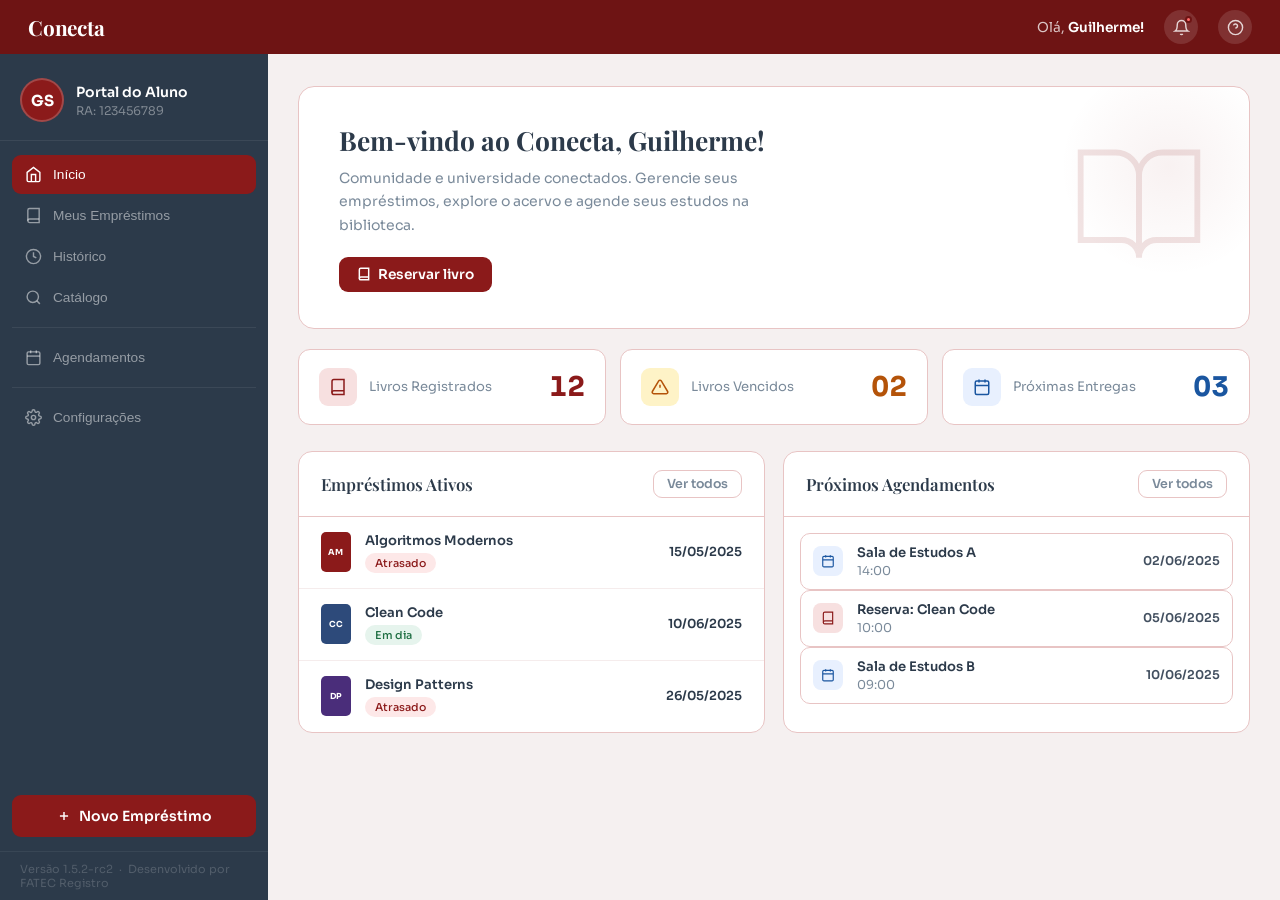
<file: fatec-aluno.html>
<!DOCTYPE html>
<html lang="pt-BR">
<head>
<meta charset="UTF-8">
<meta name="viewport" content="width=device-width, initial-scale=1.0">
<title>Conecta — Portal do Aluno</title>
<link href="https://fonts.googleapis.com/css2?family=Playfair+Display:wght@500;600;700&family=Sora:wght@300;400;500;600&display=swap" rel="stylesheet">
<style>
:root {
  --crimson: #8B1A1A;
  --crimson-dark: #6e1414;
  --crimson-mid: #a82020;
  --crimson-light: #c0392b;
  --rose-pale: #fdf1f1;
  --rose-soft: #f7e0e0;
  --rose-border: #e8c4c4;
  --slate: #2c3a4a;
  --slate-mid: #435060;
  --slate-light: #7a8a9a;
  --white: #ffffff;
  --bg: #f5f0f0;
  --card: #ffffff;
  --success: #1e6e42;
  --success-bg: #e6f4ed;
  --warning: #b45309;
  --warning-bg: #fef3c7;
  --info-bg: #e8f0fe;
  --info: #1a56a0;
  --sidebar-w: 268px;
}
*,*::before,*::after{box-sizing:border-box;margin:0;padding:0}
body{font-family:'Sora',sans-serif;background:var(--bg);color:var(--slate);min-height:100vh;display:flex;flex-direction:column}

/* TOPBAR */
.topbar{background:var(--crimson-dark);height:54px;display:flex;align-items:center;padding:0 28px;justify-content:space-between;position:sticky;top:0;z-index:200}
.topbar-brand{font-family:'Playfair Display',serif;font-size:1.3rem;font-weight:700;color:#fff;letter-spacing:-.2px}
.topbar-right{display:flex;align-items:center;gap:20px}
.topbar-greeting{font-size:.85rem;color:rgba(255,255,255,.75);font-weight:400}
.topbar-greeting strong{color:#fff;font-weight:600}
.topbar-icon{width:34px;height:34px;border-radius:50%;background:rgba(255,255,255,.12);border:none;cursor:pointer;display:flex;align-items:center;justify-content:center;color:rgba(255,255,255,.8);transition:background .18s}
.topbar-icon:hover{background:rgba(255,255,255,.22);color:#fff}
.notif-dot{position:relative}
.notif-dot::after{content:'';position:absolute;top:6px;right:6px;width:7px;height:7px;border-radius:50%;background:#ff6b6b;border:2px solid var(--crimson-dark)}

/* LAYOUT */
.layout{display:flex;flex:1;min-height:calc(100vh - 54px)}

/* SIDEBAR */
.sidebar{width:var(--sidebar-w);background:var(--slate);display:flex;flex-direction:column;position:sticky;top:54px;height:calc(100vh - 54px);overflow-y:auto}
.sidebar-profile{padding:24px 20px 18px;border-bottom:1px solid rgba(255,255,255,.07);display:flex;align-items:center;gap:12px}
.profile-avatar{width:44px;height:44px;border-radius:50%;background:var(--crimson);display:flex;align-items:center;justify-content:center;font-weight:700;font-size:.95rem;color:#fff;flex-shrink:0;border:2px solid rgba(255,255,255,.2)}
.profile-name{font-size:.875rem;font-weight:600;color:#fff}
.profile-ra{font-size:.75rem;color:rgba(255,255,255,.4);margin-top:2px}

.sidebar-nav{flex:1;padding:14px 12px;display:flex;flex-direction:column;gap:2px}
.nav-item{display:flex;align-items:center;gap:11px;padding:11px 13px;border-radius:9px;cursor:pointer;transition:background .17s,color .17s;color:rgba(255,255,255,.5);font-size:.855rem;font-weight:500;border:none;background:transparent;width:100%;text-align:left}
.nav-item svg{flex-shrink:0;width:17px;height:17px}
.nav-item:hover{background:rgba(255,255,255,.07);color:rgba(255,255,255,.8)}
.nav-item.active{background:var(--crimson);color:#fff}
.nav-sep{height:1px;background:rgba(255,255,255,.07);margin:8px 0}

.sidebar-actions{padding:14px 12px}
.btn-new{width:100%;padding:12px;background:var(--crimson);color:#fff;border:none;border-radius:9px;font-family:'Sora',sans-serif;font-size:.875rem;font-weight:600;cursor:pointer;display:flex;align-items:center;justify-content:center;gap:8px;transition:background .18s,transform .15s}
.btn-new:hover{background:var(--crimson-dark);transform:translateY(-1px)}

.sidebar-footer{padding:12px;border-top:1px solid rgba(255,255,255,.07)}
.sidebar-ver{padding:10px 14px;font-size:.7rem;color:rgba(255,255,255,.2)}

/* MAIN */
.main{flex:1;padding:32px 30px;overflow-y:auto}
.page{display:none;animation:fadeUp .28s ease}
.page.active{display:block}
@keyframes fadeUp{from{opacity:0;transform:translateY(8px)}to{opacity:1;transform:translateY(0)}}

.page-header{margin-bottom:26px}
.page-header h2{font-family:'Playfair Display',serif;font-size:1.9rem;font-weight:700;color:var(--crimson);line-height:1.2}
.page-header p{font-size:.875rem;color:var(--slate-light);margin-top:5px}

/* HOME HERO */
.hero{background:var(--card);border-radius:16px;border:1px solid var(--rose-border);padding:36px 40px;display:flex;justify-content:space-between;align-items:center;margin-bottom:20px;overflow:hidden;position:relative}
.hero::before{content:'';position:absolute;right:-30px;top:-30px;width:220px;height:220px;background:radial-gradient(circle,rgba(139,26,26,.06) 0%,transparent 70%)}
.hero-text h1{font-family:'Playfair Display',serif;font-size:1.65rem;font-weight:700;color:var(--slate);line-height:1.3;margin-bottom:10px}
.hero-text p{font-size:.875rem;color:var(--slate-light);max-width:420px;line-height:1.65}
.hero-text .btn-primary{margin-top:22px}
.hero-icon{opacity:.12;flex-shrink:0}
.hero-icon svg{width:140px;height:140px;color:var(--crimson)}

/* OVERVIEW CARDS */
.overview-grid{display:grid;grid-template-columns:repeat(3,1fr);gap:14px;margin-bottom:26px}
.ov-card{background:var(--card);border-radius:12px;border:1px solid var(--rose-border);padding:18px 20px;display:flex;align-items:center;justify-content:space-between;transition:transform .18s,box-shadow .18s;cursor:pointer}
.ov-card:hover{transform:translateY(-2px);box-shadow:0 6px 20px rgba(139,26,26,.09)}
.ov-card-left{display:flex;align-items:center;gap:12px}
.ov-icon{width:38px;height:38px;border-radius:9px;display:flex;align-items:center;justify-content:center;flex-shrink:0}
.ov-icon.rose{background:var(--rose-soft)}
.ov-icon.warn{background:var(--warning-bg)}
.ov-icon.blue{background:var(--info-bg)}
.ov-label{font-size:.82rem;color:var(--slate-light)}
.ov-val{font-size:1.7rem;font-weight:700;color:var(--crimson);font-variant-numeric:tabular-nums}
.ov-val.warn{color:var(--warning)}
.ov-val.blue{color:var(--info)}

/* GENERIC CARD */
.card{background:var(--card);border-radius:14px;border:1px solid var(--rose-border);overflow:hidden;margin-bottom:20px}
.card-head{padding:18px 22px;border-bottom:1px solid var(--rose-border);display:flex;justify-content:space-between;align-items:center}
.card-title{font-family:'Playfair Display',serif;font-size:1.05rem;font-weight:600;color:var(--slate)}
.card-body{padding:0}

/* BOOK LIST */
.book-row{display:flex;align-items:center;gap:14px;padding:15px 22px;border-bottom:1px solid #f5ecec;transition:background .15s}
.book-row:last-child{border-bottom:none}
.book-row:hover{background:var(--rose-pale)}
.book-spine{width:38px;height:52px;border-radius:5px;display:flex;align-items:center;justify-content:center;font-size:.62rem;font-weight:700;text-align:center;line-height:1.1;flex-shrink:0;color:#fff;letter-spacing:.3px}
.book-info{flex:1}
.book-title{font-size:.875rem;font-weight:600;color:var(--slate)}
.book-author{font-size:.76rem;color:var(--slate-light);margin-top:2px}
.book-meta{display:flex;gap:8px;margin-top:6px;align-items:center}
.tag{display:inline-flex;align-items:center;gap:4px;padding:3px 10px;border-radius:20px;font-size:.72rem;font-weight:500}
.tag-green{background:var(--success-bg);color:var(--success)}
.tag-red{background:#fde8e8;color:var(--crimson)}
.tag-yellow{background:var(--warning-bg);color:var(--warning)}
.tag-blue{background:var(--info-bg);color:var(--info)}
.tag-gray{background:#f0f0f0;color:#666}
.book-due{font-size:.77rem;color:var(--slate-light);margin-left:auto;text-align:right;flex-shrink:0}
.book-due strong{display:block;font-size:.82rem;color:var(--slate);font-weight:600}

/* BUTTONS */
.btn{display:inline-flex;align-items:center;gap:7px;padding:9px 18px;border-radius:9px;border:none;font-family:'Sora',sans-serif;font-size:.855rem;font-weight:600;cursor:pointer;transition:background .17s,transform .14s}
.btn:hover{transform:translateY(-1px)}
.btn-primary{background:var(--crimson);color:#fff}
.btn-primary:hover{background:var(--crimson-dark)}
.btn-outline{background:#fff;color:var(--crimson);border:1.5px solid var(--crimson)}
.btn-outline:hover{background:var(--rose-pale)}
.btn-sm{padding:5px 13px;font-size:.78rem}
.btn-ghost{background:transparent;color:var(--slate-light);border:1px solid var(--rose-border)}
.btn-ghost:hover{background:var(--rose-pale);color:var(--crimson)}

/* SEARCH */
.search-wrap{display:flex;align-items:center;gap:8px;background:#fff;border:1.5px solid var(--rose-border);border-radius:9px;padding:9px 14px;max-width:360px;flex:1}
.search-wrap input{border:none;outline:none;font-family:'Sora',sans-serif;font-size:.855rem;color:var(--slate);width:100%;background:transparent}
.search-wrap input::placeholder{color:#bbb}
.search-wrap svg{color:var(--slate-light);flex-shrink:0}

.toolbar{display:flex;align-items:center;gap:10px;margin-bottom:18px}
.select-filter{border:1.5px solid var(--rose-border);border-radius:9px;padding:9px 13px;font-family:'Sora',sans-serif;font-size:.82rem;color:var(--slate);background:#fff;outline:none;cursor:pointer}

/* CATALOG GRID */
.catalog-grid{display:grid;grid-template-columns:repeat(auto-fill,minmax(200px,1fr));gap:16px}
.cat-card{background:var(--card);border-radius:12px;border:1px solid var(--rose-border);overflow:hidden;transition:transform .2s,box-shadow .2s;cursor:pointer}
.cat-card:hover{transform:translateY(-3px);box-shadow:0 10px 28px rgba(139,26,26,.12)}
.cat-cover{height:120px;display:flex;align-items:center;justify-content:center;font-family:'Playfair Display',serif;font-size:.95rem;color:#fff;font-weight:700;text-align:center;padding:12px;line-height:1.3}
.cat-body{padding:12px 14px}
.cat-book-title{font-size:.83rem;font-weight:600;color:var(--slate);line-height:1.3}
.cat-author{font-size:.74rem;color:var(--slate-light);margin-top:3px}
.cat-footer{display:flex;justify-content:space-between;align-items:center;margin-top:10px}

/* SCHEDULE */
.schedule-grid{display:grid;grid-template-columns:1fr 1fr;gap:16px}
.form-group{margin-bottom:16px}
.form-label{display:block;font-size:.8rem;font-weight:600;color:var(--slate);margin-bottom:6px}
.form-control{width:100%;padding:10px 13px;border:1.5px solid var(--rose-border);border-radius:9px;font-family:'Sora',sans-serif;font-size:.855rem;color:var(--slate);outline:none;transition:border-color .17s;background:#fff}
.form-control:focus{border-color:var(--crimson)}
.form-row{display:grid;grid-template-columns:1fr 1fr;gap:12px}

.timeslot-grid{display:grid;grid-template-columns:repeat(4,1fr);gap:8px;margin-top:4px}
.timeslot{padding:8px 6px;border-radius:8px;border:1.5px solid var(--rose-border);text-align:center;cursor:pointer;font-size:.78rem;font-weight:500;color:var(--slate-mid);background:#fff;transition:all .15s;user-select:none}
.timeslot:hover{border-color:var(--crimson);color:var(--crimson)}
.timeslot.selected{background:var(--crimson);border-color:var(--crimson);color:#fff}
.timeslot.taken{background:#f3f3f3;color:#bbb;cursor:not-allowed;border-color:#e8e8e8}

.agendamento-list{display:flex;flex-direction:column;gap:10px}
.ag-item{padding:14px 16px;border-radius:10px;border:1px solid var(--rose-border);display:flex;align-items:center;gap:14px;background:#fff}
.ag-icon{width:36px;height:36px;border-radius:8px;display:flex;align-items:center;justify-content:center;flex-shrink:0}
.ag-icon.study{background:var(--info-bg);color:var(--info)}
.ag-icon.book{background:var(--rose-soft);color:var(--crimson)}
.ag-info{flex:1}
.ag-title{font-size:.855rem;font-weight:600;color:var(--slate)}
.ag-sub{font-size:.76rem;color:var(--slate-light);margin-top:2px}
.ag-date{font-size:.78rem;font-weight:600;color:var(--slate-mid);text-align:right;flex-shrink:0}

/* HISTORY */
.hist-row{display:flex;align-items:center;gap:14px;padding:13px 22px;border-bottom:1px solid #f5ecec}
.hist-row:last-child{border-bottom:none}
.hist-row:hover{background:var(--rose-pale)}
.hist-timeline{width:2px;height:40px;border-radius:2px;flex-shrink:0}
.hist-timeline.returned{background:var(--success)}
.hist-timeline.late{background:var(--crimson)}

/* MODAL */
.modal-overlay{position:fixed;inset:0;background:rgba(0,0,0,.42);z-index:300;display:flex;align-items:center;justify-content:center;opacity:0;pointer-events:none;transition:opacity .2s}
.modal-overlay.open{opacity:1;pointer-events:all}
.modal{background:#fff;border-radius:18px;padding:32px;width:100%;max-width:480px;max-height:90vh;overflow-y:auto;transform:scale(.95);transition:transform .22s;box-shadow:0 24px 60px rgba(0,0,0,.2)}
.modal-overlay.open .modal{transform:scale(1)}
.modal-header{display:flex;justify-content:space-between;align-items:center;margin-bottom:24px}
.modal-title{font-family:'Playfair Display',serif;font-size:1.2rem;font-weight:700;color:var(--slate)}
.modal-close{background:none;border:none;cursor:pointer;color:var(--slate-light);padding:4px;border-radius:6px;transition:background .15s}
.modal-close:hover{background:var(--rose-pale);color:var(--crimson)}
.modal-footer{display:flex;justify-content:flex-end;gap:10px;margin-top:24px}

/* ALERT */
.alert{padding:12px 16px;border-radius:10px;font-size:.84rem;margin-bottom:18px;display:flex;gap:10px;align-items:flex-start}
.alert-warning{background:var(--warning-bg);color:var(--warning);border:1px solid #fcd34d}
.alert svg{flex-shrink:0;margin-top:1px}

/* TOAST */
.toast{position:fixed;bottom:28px;right:28px;background:var(--slate);color:#fff;padding:13px 20px;border-radius:10px;font-size:.875rem;font-weight:500;transform:translateY(12px);opacity:0;transition:all .25s;z-index:999;display:flex;align-items:center;gap:10px;box-shadow:0 8px 24px rgba(0,0,0,.2)}
.toast.show{transform:translateY(0);opacity:1}
.toast.success{background:var(--success)}
.toast.error{background:var(--crimson)}

/* FOOTER */
.sidebar-bottom-footer{padding:10px 20px;font-size:.7rem;color:rgba(255,255,255,.18);border-top:1px solid rgba(255,255,255,.06)}

/* EMPTY */
.empty-state{text-align:center;padding:48px;color:var(--slate-light)}
.empty-state svg{opacity:.25;margin-bottom:14px}
.empty-state p{font-size:.9rem}
</style>
</head>
<body>

<!-- TOPBAR -->
<div class="topbar">
  <div class="topbar-brand">Conecta</div>
  <div class="topbar-right">
    <span class="topbar-greeting">Olá, <strong>Guilherme!</strong></span>
    <button class="topbar-icon notif-dot" onclick="showToast('Você tem 2 notificações', '')">
      <svg width="17" height="17" fill="none" stroke="currentColor" stroke-width="2" viewBox="0 0 24 24"><path d="M18 8A6 6 0 0 0 6 8c0 7-3 9-3 9h18s-3-2-3-9"/><path d="M13.73 21a2 2 0 0 1-3.46 0"/></svg>
    </button>
    <button class="topbar-icon" onclick="showToast('Ajuda em breve!', '')">
      <svg width="17" height="17" fill="none" stroke="currentColor" stroke-width="2" viewBox="0 0 24 24"><circle cx="12" cy="12" r="10"/><path d="M9.09 9a3 3 0 0 1 5.83 1c0 2-3 3-3 3"/><line x1="12" y1="17" x2="12.01" y2="17"/></svg>
    </button>
  </div>
</div>

<div class="layout">
<!-- SIDEBAR -->
<aside class="sidebar">
  <div class="sidebar-profile">
    <div class="profile-avatar">GS</div>
    <div>
      <div class="profile-name">Portal do Aluno</div>
      <div class="profile-ra">RA: 123456789</div>
    </div>
  </div>
  <nav class="sidebar-nav">
    <button class="nav-item active" onclick="navigate('inicio')">
      <svg fill="none" stroke="currentColor" stroke-width="2" viewBox="0 0 24 24"><path d="M3 9l9-7 9 7v11a2 2 0 0 1-2 2H5a2 2 0 0 1-2-2z"/><polyline points="9 22 9 12 15 12 15 22"/></svg>
      Início
    </button>
    <button class="nav-item" onclick="navigate('emprestimos')">
      <svg fill="none" stroke="currentColor" stroke-width="2" viewBox="0 0 24 24"><path d="M4 19.5A2.5 2.5 0 0 1 6.5 17H20"/><path d="M6.5 2H20v20H6.5A2.5 2.5 0 0 1 4 19.5v-15A2.5 2.5 0 0 1 6.5 2z"/></svg>
      Meus Empréstimos
    </button>
    <button class="nav-item" onclick="navigate('historico')">
      <svg fill="none" stroke="currentColor" stroke-width="2" viewBox="0 0 24 24"><circle cx="12" cy="12" r="10"/><polyline points="12 6 12 12 16 14"/></svg>
      Histórico
    </button>
    <button class="nav-item" onclick="navigate('catalogo')">
      <svg fill="none" stroke="currentColor" stroke-width="2" viewBox="0 0 24 24"><circle cx="11" cy="11" r="8"/><line x1="21" y1="21" x2="16.65" y2="16.65"/></svg>
      Catálogo
    </button>
    <div class="nav-sep"></div>
    <button class="nav-item" onclick="navigate('agendamentos')">
      <svg fill="none" stroke="currentColor" stroke-width="2" viewBox="0 0 24 24"><rect x="3" y="4" width="18" height="18" rx="2" ry="2"/><line x1="16" y1="2" x2="16" y2="6"/><line x1="8" y1="2" x2="8" y2="6"/><line x1="3" y1="10" x2="21" y2="10"/></svg>
      Agendamentos
    </button>
    <div class="nav-sep"></div>
    <button class="nav-item" onclick="navigate('configuracoes')">
      <svg fill="none" stroke="currentColor" stroke-width="2" viewBox="0 0 24 24"><circle cx="12" cy="12" r="3"/><path d="M19.4 15a1.65 1.65 0 0 0 .33 1.82l.06.06a2 2 0 0 1-2.83 2.83l-.06-.06a1.65 1.65 0 0 0-1.82-.33 1.65 1.65 0 0 0-1 1.51V21a2 2 0 0 1-4 0v-.09A1.65 1.65 0 0 0 9 19.4a1.65 1.65 0 0 0-1.82.33l-.06.06a2 2 0 0 1-2.83-2.83l.06-.06A1.65 1.65 0 0 0 4.68 15a1.65 1.65 0 0 0-1.51-1H3a2 2 0 0 1 0-4h.09A1.65 1.65 0 0 0 4.6 9a1.65 1.65 0 0 0-.33-1.82l-.06-.06a2 2 0 0 1 2.83-2.83l.06.06A1.65 1.65 0 0 0 9 4.68a1.65 1.65 0 0 0 1-1.51V3a2 2 0 0 1 4 0v.09a1.65 1.65 0 0 0 1 1.51 1.65 1.65 0 0 0 1.82-.33l.06-.06a2 2 0 0 1 2.83 2.83l-.06.06A1.65 1.65 0 0 0 19.4 9a1.65 1.65 0 0 0 1.51 1H21a2 2 0 0 1 0 4h-.09a1.65 1.65 0 0 0-1.51 1z"/></svg>
      Configurações
    </button>
  </nav>
  <div class="sidebar-actions">
    <button class="btn-new" onclick="openModal('modal-reserva')">
      <svg width="14" height="14" fill="none" stroke="currentColor" stroke-width="2.5" viewBox="0 0 24 24"><line x1="12" y1="5" x2="12" y2="19"/><line x1="5" y1="12" x2="19" y2="12"/></svg>
      Novo Empréstimo
    </button>
  </div>
  <div class="sidebar-bottom-footer">Versão 1.5.2-rc2 &nbsp;·&nbsp; Desenvolvido por FATEC Registro</div>
</aside>

<!-- MAIN -->
<main class="main">

<!-- ═══ INÍCIO ══════════════════════════════════════════ -->
<div class="page active" id="page-inicio">
  <div class="hero">
    <div class="hero-text">
      <h1>Bem-vindo ao Conecta, Guilherme!</h1>
      <p>Comunidade e universidade conectados. Gerencie seus empréstimos, explore o acervo e agende seus estudos na biblioteca.</p>
      <button class="btn btn-primary" style="margin-top:20px" onclick="openModal('modal-reserva')">
        <svg width="14" height="14" fill="none" stroke="currentColor" stroke-width="2.5" viewBox="0 0 24 24"><path d="M4 19.5A2.5 2.5 0 0 1 6.5 17H20"/><path d="M6.5 2H20v20H6.5A2.5 2.5 0 0 1 4 19.5v-15A2.5 2.5 0 0 1 6.5 2z"/></svg>
        Reservar livro
      </button>
    </div>
    <div class="hero-icon">
      <svg fill="none" stroke="currentColor" stroke-width="1" viewBox="0 0 24 24"><path d="M2 3h6a4 4 0 0 1 4 4v14a3 3 0 0 0-3-3H2z"/><path d="M22 3h-6a4 4 0 0 0-4 4v14a3 3 0 0 1 3-3h7z"/></svg>
    </div>
  </div>

  <div class="overview-grid">
    <div class="ov-card" onclick="navigate('emprestimos')">
      <div class="ov-card-left">
        <div class="ov-icon rose">
          <svg width="18" height="18" fill="none" stroke="var(--crimson)" stroke-width="2" viewBox="0 0 24 24"><path d="M4 19.5A2.5 2.5 0 0 1 6.5 17H20"/><path d="M6.5 2H20v20H6.5A2.5 2.5 0 0 1 4 19.5v-15A2.5 2.5 0 0 1 6.5 2z"/></svg>
        </div>
        <div class="ov-label">Livros Registrados</div>
      </div>
      <div class="ov-val">12</div>
    </div>
    <div class="ov-card" onclick="navigate('emprestimos')">
      <div class="ov-card-left">
        <div class="ov-icon warn">
          <svg width="18" height="18" fill="none" stroke="var(--warning)" stroke-width="2" viewBox="0 0 24 24"><path d="M10.29 3.86L1.82 18a2 2 0 0 0 1.71 3h16.94a2 2 0 0 0 1.71-3L13.71 3.86a2 2 0 0 0-3.42 0z"/><line x1="12" y1="9" x2="12" y2="13"/><line x1="12" y1="17" x2="12.01" y2="17"/></svg>
        </div>
        <div class="ov-label">Livros Vencidos</div>
      </div>
      <div class="ov-val warn">02</div>
    </div>
    <div class="ov-card" onclick="navigate('agendamentos')">
      <div class="ov-card-left">
        <div class="ov-icon blue">
          <svg width="18" height="18" fill="none" stroke="var(--info)" stroke-width="2" viewBox="0 0 24 24"><rect x="3" y="4" width="18" height="18" rx="2"/><line x1="16" y1="2" x2="16" y2="6"/><line x1="8" y1="2" x2="8" y2="6"/><line x1="3" y1="10" x2="21" y2="10"/></svg>
        </div>
        <div class="ov-label">Próximas Entregas</div>
      </div>
      <div class="ov-val blue">03</div>
    </div>
  </div>

  <div style="display:grid;grid-template-columns:1fr 1fr;gap:18px">
    <div class="card">
      <div class="card-head">
        <span class="card-title">Empréstimos Ativos</span>
        <button class="btn btn-sm btn-ghost" onclick="navigate('emprestimos')">Ver todos</button>
      </div>
      <div class="card-body" id="homeEmprestimosPreview"></div>
    </div>
    <div class="card">
      <div class="card-head">
        <span class="card-title">Próximos Agendamentos</span>
        <button class="btn btn-sm btn-ghost" onclick="navigate('agendamentos')">Ver todos</button>
      </div>
      <div class="card-body" id="homeAgendamentosPreview" style="padding:16px"></div>
    </div>
  </div>
</div>

<!-- ═══ EMPRÉSTIMOS ══════════════════════════════════════ -->
<div class="page" id="page-emprestimos">
  <div class="page-header">
    <h2>Meus Empréstimos</h2>
    <p>Livros atualmente retirados da biblioteca e sua situação.</p>
  </div>
  <div class="alert alert-warning">
    <svg width="16" height="16" fill="none" stroke="currentColor" stroke-width="2" viewBox="0 0 24 24"><path d="M10.29 3.86L1.82 18a2 2 0 0 0 1.71 3h16.94a2 2 0 0 0 1.71-3L13.71 3.86a2 2 0 0 0-3.42 0z"/><line x1="12" y1="9" x2="12" y2="13"/><line x1="12" y1="17" x2="12.01" y2="17"/></svg>
    <span><strong>2 livros estão vencidos.</strong> Dirija-se à biblioteca para regularizar sua situação e evitar bloqueio.</span>
  </div>
  <div class="toolbar">
    <div class="search-wrap">
      <svg width="15" height="15" fill="none" stroke="currentColor" stroke-width="2" viewBox="0 0 24 24"><circle cx="11" cy="11" r="8"/><line x1="21" y1="21" x2="16.65" y2="16.65"/></svg>
      <input type="text" placeholder="Buscar livro..." oninput="filterEmp(this.value)">
    </div>
    <select class="select-filter" onchange="filterEmpStatus(this.value)">
      <option value="">Todos</option>
      <option value="em-dia">Em dia</option>
      <option value="atrasado">Atrasado</option>
    </select>
  </div>
  <div class="card">
    <div class="card-body" id="emprestimosList"></div>
  </div>
</div>

<!-- ═══ HISTÓRICO ════════════════════════════════════════ -->
<div class="page" id="page-historico">
  <div class="page-header">
    <h2>Histórico de Leituras</h2>
    <p>Todos os livros que você já retirou da biblioteca.</p>
  </div>
  <div class="toolbar">
    <div class="search-wrap">
      <svg width="15" height="15" fill="none" stroke="currentColor" stroke-width="2" viewBox="0 0 24 24"><circle cx="11" cy="11" r="8"/><line x1="21" y1="21" x2="16.65" y2="16.65"/></svg>
      <input type="text" placeholder="Buscar no histórico..." oninput="filterHist(this.value)">
    </div>
    <select class="select-filter" onchange="filterHistAno(this.value)">
      <option value="">Todos os anos</option>
      <option value="2025">2025</option>
      <option value="2024">2024</option>
      <option value="2023">2023</option>
    </select>
  </div>
  <div class="card">
    <div class="card-body" id="historicoList"></div>
  </div>
</div>

<!-- ═══ CATÁLOGO ═════════════════════════════════════════ -->
<div class="page" id="page-catalogo">
  <div class="page-header">
    <h2>Catálogo da Biblioteca</h2>
    <p>Explore o acervo completo e reserve livros disponíveis.</p>
  </div>
  <div class="toolbar" style="flex-wrap:wrap;gap:10px">
    <div class="search-wrap">
      <svg width="15" height="15" fill="none" stroke="currentColor" stroke-width="2" viewBox="0 0 24 24"><circle cx="11" cy="11" r="8"/><line x1="21" y1="21" x2="16.65" y2="16.65"/></svg>
      <input type="text" placeholder="Buscar título, autor ou ISBN..." oninput="filterCatalog(this.value)">
    </div>
    <select class="select-filter" onchange="filterCatalogCat(this.value)">
      <option value="">Todas as categorias</option>
      <option>Tecnologia</option>
      <option>Engenharia</option>
      <option>Matemática</option>
      <option>Ciências</option>
      <option>Gestão</option>
    </select>
    <select class="select-filter" onchange="filterCatalogDisp(this.value)">
      <option value="">Disponibilidade</option>
      <option value="disponivel">Disponível</option>
      <option value="indisponivel">Indisponível</option>
    </select>
  </div>
  <div class="catalog-grid" id="catalogGrid"></div>
</div>

<!-- ═══ AGENDAMENTOS ══════════════════════════════════════ -->
<div class="page" id="page-agendamentos">
  <div class="page-header">
    <h2>Agendamentos</h2>
    <p>Reserve horários de estudo e agende retirada de livros.</p>
  </div>
  <div class="schedule-grid">
    <div>
      <div class="card" style="margin-bottom:0">
        <div class="card-head"><span class="card-title">Novo Agendamento</span></div>
        <div style="padding:22px">
          <div class="form-group">
            <label class="form-label">Tipo de agendamento</label>
            <select class="form-control" id="agTipo">
              <option value="estudo">Sala de Estudos</option>
              <option value="reserva">Reserva de Livro</option>
            </select>
          </div>
          <div class="form-group">
            <label class="form-label">Data</label>
            <input type="date" class="form-control" id="agData">
          </div>
          <div class="form-group">
            <label class="form-label">Horário disponível</label>
            <div class="timeslot-grid" id="timeslotGrid"></div>
          </div>
          <div class="form-group" id="agLivroGroup">
            <label class="form-label">Livro (para reserva)</label>
            <select class="form-control" id="agLivro">
              <option>Algoritmos Modernos — Cormen</option>
              <option>Clean Code — Robert C. Martin</option>
              <option>Engenharia de Software — Sommerville</option>
              <option>Design Patterns — GoF</option>
            </select>
          </div>
          <div class="form-group">
            <label class="form-label">Observações</label>
            <input class="form-control" id="agObs" placeholder="Ex: Precisarei de cabine individual">
          </div>
          <button class="btn btn-primary" style="width:100%" onclick="salvarAgendamento()">Confirmar Agendamento</button>
        </div>
      </div>
    </div>
    <div>
      <div class="card" style="margin-bottom:0">
        <div class="card-head"><span class="card-title">Meus Agendamentos</span></div>
        <div style="padding:16px">
          <div class="agendamento-list" id="agendamentosList"></div>
        </div>
      </div>
    </div>
  </div>
</div>

<!-- ═══ CONFIGURAÇÕES ═════════════════════════════════════ -->
<div class="page" id="page-configuracoes">
  <div class="page-header">
    <h2>Configurações</h2>
    <p>Gerencie suas preferências e dados pessoais.</p>
  </div>
  <div style="max-width:520px">
    <div class="card">
      <div class="card-head"><span class="card-title">Perfil do Aluno</span></div>
      <div style="padding:22px">
        <div class="form-row">
          <div class="form-group"><label class="form-label">Nome completo</label><input class="form-control" value="Guilherme Santos"></div>
          <div class="form-group"><label class="form-label">RA</label><input class="form-control" value="123456789" readonly style="background:#f9f9f9"></div>
        </div>
        <div class="form-group"><label class="form-label">E-mail institucional</label><input class="form-control" value="guilherme.santos@fatec.sp.gov.br"></div>
        <div class="form-group"><label class="form-label">Curso</label><select class="form-control"><option selected>Análise e Desenvolvimento de Sistemas</option><option>Engenharia de Software</option><option>Redes de Computadores</option></select></div>
        <div class="form-group">
          <label class="form-label">Notificações por e-mail</label>
          <div style="display:flex;flex-direction:column;gap:8px;margin-top:4px">
            <label style="display:flex;align-items:center;gap:8px;cursor:pointer;font-size:.855rem"><input type="checkbox" checked> Avisos de vencimento</label>
            <label style="display:flex;align-items:center;gap:8px;cursor:pointer;font-size:.855rem"><input type="checkbox" checked> Confirmações de agendamento</label>
            <label style="display:flex;align-items:center;gap:8px;cursor:pointer;font-size:.855rem"><input type="checkbox"> Novidades do acervo</label>
          </div>
        </div>
        <button class="btn btn-primary" onclick="showToast('Dados salvos com sucesso!','success')">Salvar alterações</button>
      </div>
    </div>
  </div>
</div>

</main>
</div>

<!-- MODAL RESERVA -->
<div class="modal-overlay" id="modal-reserva">
  <div class="modal">
    <div class="modal-header">
      <div class="modal-title">Reservar Livro</div>
      <button class="modal-close" onclick="closeModal('modal-reserva')">
        <svg width="18" height="18" fill="none" stroke="currentColor" stroke-width="2" viewBox="0 0 24 24"><line x1="18" y1="6" x2="6" y2="18"/><line x1="6" y1="6" x2="18" y2="18"/></svg>
      </button>
    </div>
    <div class="form-group">
      <label class="form-label">Buscar livro</label>
      <div class="search-wrap" style="max-width:100%">
        <svg width="15" height="15" fill="none" stroke="currentColor" stroke-width="2" viewBox="0 0 24 24"><circle cx="11" cy="11" r="8"/><line x1="21" y1="21" x2="16.65" y2="16.65"/></svg>
        <input type="text" placeholder="Título ou autor..." id="reservaSearch" oninput="searchReserva(this.value)">
      </div>
    </div>
    <div id="reservaResults" style="display:flex;flex-direction:column;gap:8px;margin-bottom:10px"></div>
    <div class="form-group">
      <label class="form-label">Livro selecionado</label>
      <input class="form-control" id="reservaLivroSel" placeholder="Selecione um livro acima..." readonly>
    </div>
    <div class="form-group">
      <label class="form-label">Data de retirada desejada</label>
      <input type="date" class="form-control" id="reservaData">
    </div>
    <div class="modal-footer">
      <button class="btn btn-ghost" onclick="closeModal('modal-reserva')">Cancelar</button>
      <button class="btn btn-primary" onclick="confirmarReserva()">Confirmar Reserva</button>
    </div>
  </div>
</div>

<!-- MODAL LIVRO DETALHE -->
<div class="modal-overlay" id="modal-livro-detalhe">
  <div class="modal">
    <div class="modal-header">
      <div class="modal-title" id="detalheTitle">Detalhes do Livro</div>
      <button class="modal-close" onclick="closeModal('modal-livro-detalhe')">
        <svg width="18" height="18" fill="none" stroke="currentColor" stroke-width="2" viewBox="0 0 24 24"><line x1="18" y1="6" x2="6" y2="18"/><line x1="6" y1="6" x2="18" y2="18"/></svg>
      </button>
    </div>
    <div id="detalheBody"></div>
    <div class="modal-footer">
      <button class="btn btn-ghost" onclick="closeModal('modal-livro-detalhe')">Fechar</button>
      <button class="btn btn-primary" id="detalheReservaBtn">Reservar este livro</button>
    </div>
  </div>
</div>

<div class="toast" id="toast"><svg width="15" height="15" fill="none" stroke="currentColor" stroke-width="2.5" viewBox="0 0 24 24"><polyline points="20 6 9 17 4 12"/></svg><span id="toastMsg"></span></div>

<script>
// ═══════════════════════════ DATA ═══════════════════════════
const COLORS = ['#8B1A1A','#2d4a7a','#4a2d7a','#1e6e42','#8B4513','#2d7a4a','#6e4a1a','#1a5070'];

const emprestimos = [
  { titulo:'Algoritmos Modernos', autor:'Thomas H. Cormen', retirada:'2025-05-01', devolucao:'2025-05-15', status:'atrasado', cor:'#8B1A1A' },
  { titulo:'Clean Code', autor:'Robert C. Martin', retirada:'2025-05-10', devolucao:'2025-06-10', status:'em-dia', cor:'#2d4a7a' },
  { titulo:'Design Patterns', autor:'Gang of Four', retirada:'2025-05-12', devolucao:'2025-05-26', status:'atrasado', cor:'#4a2d7a' },
  { titulo:'Redes de Computadores', autor:'Andrew S. Tanenbaum', retirada:'2025-05-18', devolucao:'2025-06-18', status:'em-dia', cor:'#1e6e42' },
  { titulo:'Banco de Dados', autor:'Abraham Silberschatz', retirada:'2025-05-20', devolucao:'2025-06-20', status:'em-dia', cor:'#8B4513' },
];

const historico = [
  { titulo:'Sistemas Operacionais', autor:'William Stallings', retirada:'2024-11-01', devolucao:'2024-11-15', status:'devolvido', cor:'#2d4a7a' },
  { titulo:'Cálculo Vol. 1', autor:'James Stewart', retirada:'2024-10-05', devolucao:'2024-10-19', status:'devolvido', cor:'#1e6e42' },
  { titulo:'Física Geral', autor:'Serway & Jewett', retirada:'2024-09-10', devolucao:'2024-10-10', status:'devolvido-atrasado', cor:'#8B1A1A' },
  { titulo:'Estrutura de Dados', autor:'Mark Allen Weiss', retirada:'2024-08-15', devolucao:'2024-08-29', status:'devolvido', cor:'#8B4513' },
  { titulo:'Introdução à IA', autor:'Stuart Russell', retirada:'2024-07-01', devolucao:'2024-07-15', status:'devolvido', cor:'#4a2d7a' },
  { titulo:'UX Design', autor:'Don Norman', retirada:'2023-12-10', devolucao:'2023-12-24', status:'devolvido', cor:'#1a5070' },
  { titulo:'Engenharia de Software', autor:'Ian Sommerville', retirada:'2023-10-01', devolucao:'2023-10-15', status:'devolvido', cor:'#1e6e42' },
];

const catalogo = [
  { titulo:'Algoritmos Modernos', autor:'Thomas H. Cormen', isbn:'978-0-262-046305', cat:'Tecnologia', disponiveis:2, total:5, cor:'#8B1A1A' },
  { titulo:'Engenharia de Software', autor:'Ian Sommerville', isbn:'978-0-13-394303-0', cat:'Engenharia', disponiveis:1, total:4, cor:'#2d4a7a' },
  { titulo:'Clean Code', autor:'Robert C. Martin', isbn:'978-0-13-235088-4', cat:'Tecnologia', disponiveis:3, total:3, cor:'#4a2d7a' },
  { titulo:'Design Patterns', autor:'Gang of Four', isbn:'978-0-20-163361-5', cat:'Tecnologia', disponiveis:0, total:2, cor:'#8B4513' },
  { titulo:'Banco de Dados', autor:'Abraham Silberschatz', isbn:'978-0-07-352332-3', cat:'Tecnologia', disponiveis:4, total:6, cor:'#1e6e42' },
  { titulo:'Cálculo Vol. 1', autor:'James Stewart', isbn:'978-0-53-849781-7', cat:'Matemática', disponiveis:5, total:8, cor:'#6e4a1a' },
  { titulo:'Física Geral Vol. 1', autor:'Serway & Jewett', isbn:'978-0-84-004048-0', cat:'Ciências', disponiveis:2, total:3, cor:'#1a5070' },
  { titulo:'Estrutura de Dados', autor:'Mark Allen Weiss', isbn:'978-0-13-284737-7', cat:'Tecnologia', disponiveis:1, total:4, cor:'#2d7a4a' },
  { titulo:'Redes de Computadores', autor:'Andrew Tanenbaum', isbn:'978-0-13-212695-3', cat:'Tecnologia', disponiveis:3, total:5, cor:'#8B1A1A' },
  { titulo:'Sistemas Operacionais', autor:'William Stallings', isbn:'978-0-13-380591-2', cat:'Tecnologia', disponiveis:0, total:3, cor:'#4a2d7a' },
  { titulo:'Introdução à Inteligência Artificial', autor:'Stuart Russell', isbn:'978-0-13-604259-4', cat:'Tecnologia', disponiveis:2, total:2, cor:'#1e6e42' },
  { titulo:'Gestão de Projetos', autor:'PMI', isbn:'978-1-93-523590-7', cat:'Gestão', disponiveis:4, total:4, cor:'#6e4a1a' },
];

const agendamentos = [
  { tipo:'estudo', titulo:'Sala de Estudos A', data:'2025-06-02', hora:'14:00', obs:'' },
  { tipo:'reserva', titulo:'Reserva: Clean Code', data:'2025-06-05', hora:'10:00', obs:'Retirada programada' },
  { tipo:'estudo', titulo:'Sala de Estudos B', data:'2025-06-10', hora:'09:00', obs:'Grupo de estudos' },
];

const timeSlots = ['08:00','09:00','10:00','11:00','13:00','14:00','15:00','16:00'];
const takenSlots = ['09:00','13:00'];
let selectedSlot = '';

let empFiltered = [...emprestimos];
let histFiltered = [...historico];
let catFiltered = [...catalogo];

// ═══════════════════════════ NAVIGATION ═════════════════════
function navigate(page) {
  document.querySelectorAll('.page').forEach(p => p.classList.remove('active'));
  document.querySelectorAll('.nav-item').forEach(n => n.classList.remove('active'));
  document.getElementById('page-' + page).classList.add('active');
  document.querySelectorAll('.nav-item').forEach(n => {
    if (n.getAttribute('onclick')?.includes("'"+page+"'")) n.classList.add('active');
  });
  if (page === 'agendamentos') buildTimeslots();
  if (page === 'catalogo') renderCatalog();
}

// ═══════════════════════════ EMPRÉSTIMOS ════════════════════
function renderEmprestimos(list) {
  const el = document.getElementById('emprestimosList');
  if (!list.length) { el.innerHTML = '<div class="empty-state"><p>Nenhum empréstimo encontrado.</p></div>'; return; }
  el.innerHTML = list.map((e, i) => {
    const tag = e.status === 'em-dia'
      ? '<span class="tag tag-green"><svg width="11" height="11" fill="none" stroke="currentColor" stroke-width="2.5" viewBox="0 0 24 24"><polyline points="20 6 9 17 4 12"/></svg> Em dia</span>'
      : '<span class="tag tag-red"><svg width="11" height="11" fill="none" stroke="currentColor" stroke-width="2.5" viewBox="0 0 24 24"><line x1="18" y1="6" x2="6" y2="18"/><line x1="6" y1="6" x2="18" y2="18"/></svg> Atrasado</span>';
    const initials = e.titulo.split(' ').slice(0,2).map(w=>w[0]).join('');
    return `<div class="book-row">
      <div class="book-spine" style="background:${e.cor}">${initials}</div>
      <div class="book-info">
        <div class="book-title">${e.titulo}</div>
        <div class="book-author">${e.autor}</div>
        <div class="book-meta">${tag}<span style="font-size:.74rem;color:var(--slate-light)">Retirada: ${fmt(e.retirada)}</span></div>
      </div>
      <div class="book-due">
        <strong>${fmt(e.devolucao)}</strong>
        <span style="font-size:.72rem;color:var(--slate-light)">Devolução</span>
      </div>
    </div>`;
  }).join('');
}

function filterEmp(q) { empFiltered = emprestimos.filter(e => e.titulo.toLowerCase().includes(q.toLowerCase()) || e.autor.toLowerCase().includes(q.toLowerCase())); renderEmprestimos(empFiltered); }
function filterEmpStatus(s) { empFiltered = s ? emprestimos.filter(e => e.status === s) : [...emprestimos]; renderEmprestimos(empFiltered); }

// ═══════════════════════════ HISTÓRICO ══════════════════════
function renderHistorico(list) {
  const el = document.getElementById('historicoList');
  el.innerHTML = list.map(h => {
    const isLate = h.status === 'devolvido-atrasado';
    const tag = isLate ? '<span class="tag tag-yellow">Devolvido com atraso</span>' : '<span class="tag tag-green">Devolvido</span>';
    const initials = h.titulo.split(' ').slice(0,2).map(w=>w[0]).join('');
    return `<div class="hist-row">
      <div class="hist-timeline ${isLate ? 'late' : 'returned'}"></div>
      <div class="book-spine" style="background:${h.cor};width:32px;height:44px;font-size:.55rem">${initials}</div>
      <div class="book-info">
        <div class="book-title">${h.titulo}</div>
        <div class="book-author">${h.autor}</div>
        <div class="book-meta" style="margin-top:5px">${tag}</div>
      </div>
      <div class="book-due">
        <strong>${fmt(h.devolucao)}</strong>
        <span style="font-size:.72rem;color:var(--slate-light)">Devolvido em</span>
      </div>
    </div>`;
  }).join('') || '<div class="empty-state"><p>Nenhum registro encontrado.</p></div>';
}

function filterHist(q) { histFiltered = historico.filter(h => h.titulo.toLowerCase().includes(q.toLowerCase())); renderHistorico(histFiltered); }
function filterHistAno(a) { histFiltered = a ? historico.filter(h => h.devolucao.startsWith(a)) : [...historico]; renderHistorico(histFiltered); }

// ═══════════════════════════ CATÁLOGO ═══════════════════════
function renderCatalog() {
  const el = document.getElementById('catalogGrid');
  if (!catFiltered.length) { el.innerHTML = '<div class="empty-state"><p>Nenhum livro encontrado.</p></div>'; return; }
  el.innerHTML = catFiltered.map((b, i) => {
    const disp = b.disponiveis > 0;
    const tag = disp ? `<span class="tag tag-green">${b.disponiveis} disp.</span>` : '<span class="tag tag-red">Indisponível</span>';
    const initials = b.titulo.split(' ').slice(0,2).map(w=>w[0]).join('');
    return `<div class="cat-card" onclick="openDetalhe(${i})">
      <div class="cat-cover" style="background:${b.cor}">${b.titulo.length > 28 ? b.titulo.slice(0,26)+'…' : b.titulo}</div>
      <div class="cat-body">
        <div class="cat-book-title">${b.titulo}</div>
        <div class="cat-author">${b.autor}</div>
        <div class="cat-footer">
          ${tag}
          <span class="tag tag-gray">${b.cat}</span>
        </div>
      </div>
    </div>`;
  }).join('');
}

function filterCatalog(q) { catFiltered = catalogo.filter(b => b.titulo.toLowerCase().includes(q.toLowerCase()) || b.autor.toLowerCase().includes(q.toLowerCase())); renderCatalog(); }
function filterCatalogCat(c) { catFiltered = c ? catalogo.filter(b => b.cat === c) : [...catalogo]; renderCatalog(); }
function filterCatalogDisp(d) { catFiltered = d === 'disponivel' ? catalogo.filter(b => b.disponiveis > 0) : d === 'indisponivel' ? catalogo.filter(b => b.disponiveis === 0) : [...catalogo]; renderCatalog(); }

function openDetalhe(i) {
  const b = catFiltered[i];
  document.getElementById('detalheTitle').textContent = b.titulo;
  document.getElementById('detalheBody').innerHTML = `
    <div style="display:flex;gap:16px;margin-bottom:18px">
      <div style="width:60px;height:80px;border-radius:6px;background:${b.cor};display:flex;align-items:center;justify-content:center;color:#fff;font-family:'Playfair Display',serif;font-size:.75rem;text-align:center;padding:6px;line-height:1.2;flex-shrink:0">${b.titulo.slice(0,20)}</div>
      <div>
        <div style="font-weight:600;color:var(--slate);margin-bottom:4px">${b.titulo}</div>
        <div style="font-size:.82rem;color:var(--slate-light);margin-bottom:8px">${b.autor}</div>
        <div style="display:flex;gap:8px;flex-wrap:wrap">
          <span class="tag tag-gray">${b.cat}</span>
          ${b.disponiveis > 0 ? `<span class="tag tag-green">${b.disponiveis} de ${b.total} disponíveis</span>` : '<span class="tag tag-red">Indisponível</span>'}
        </div>
      </div>
    </div>
    <div style="font-size:.8rem;color:var(--slate-light)">ISBN: <span style="color:var(--slate)">${b.isbn}</span></div>
  `;
  const btn = document.getElementById('detalheReservaBtn');
  btn.disabled = b.disponiveis === 0;
  btn.textContent = b.disponiveis > 0 ? 'Reservar este livro' : 'Indisponível';
  btn.onclick = () => { closeModal('modal-livro-detalhe'); openModal('modal-reserva'); document.getElementById('reservaLivroSel').value = b.titulo; };
  openModal('modal-livro-detalhe');
}

// ═══════════════════════════ AGENDAMENTOS ═══════════════════
function buildTimeslots() {
  const el = document.getElementById('timeslotGrid');
  el.innerHTML = timeSlots.map(t => {
    const taken = takenSlots.includes(t);
    return `<div class="timeslot ${taken ? 'taken' : ''}" onclick="${taken ? '' : `selectSlot('${t}',this)`}">${t}</div>`;
  }).join('');
}
function selectSlot(t, el) {
  document.querySelectorAll('.timeslot').forEach(s => s.classList.remove('selected'));
  el.classList.add('selected');
  selectedSlot = t;
}
function renderAgendamentos() {
  const el = document.getElementById('agendamentosList');
  el.innerHTML = agendamentos.map((a, i) => `
    <div class="ag-item">
      <div class="ag-icon ${a.tipo === 'estudo' ? 'study' : 'book'}">
        ${a.tipo === 'estudo'
          ? '<svg width="16" height="16" fill="none" stroke="currentColor" stroke-width="2" viewBox="0 0 24 24"><rect x="3" y="4" width="18" height="18" rx="2"/><line x1="16" y1="2" x2="16" y2="6"/><line x1="8" y1="2" x2="8" y2="6"/><line x1="3" y1="10" x2="21" y2="10"/></svg>'
          : '<svg width="16" height="16" fill="none" stroke="currentColor" stroke-width="2" viewBox="0 0 24 24"><path d="M4 19.5A2.5 2.5 0 0 1 6.5 17H20"/><path d="M6.5 2H20v20H6.5A2.5 2.5 0 0 1 4 19.5v-15A2.5 2.5 0 0 1 6.5 2z"/></svg>'
        }
      </div>
      <div class="ag-info">
        <div class="ag-title">${a.titulo}</div>
        <div class="ag-sub">${a.hora}${a.obs ? ' · ' + a.obs : ''}</div>
      </div>
      <div class="ag-date">${fmt(a.data)}<button onclick="cancelarAg(${i})" style="display:block;margin-top:4px;font-size:.7rem;color:var(--crimson);background:none;border:none;cursor:pointer;font-family:'Sora',sans-serif">Cancelar</button></div>
    </div>
  `).join('') || '<div style="text-align:center;padding:24px;color:var(--slate-light);font-size:.875rem">Nenhum agendamento.</div>';
}
function salvarAgendamento() {
  const tipo = document.getElementById('agTipo').value;
  const data = document.getElementById('agData').value;
  if (!data) { showToast('Selecione uma data.', 'error'); return; }
  if (!selectedSlot) { showToast('Selecione um horário.', 'error'); return; }
  const livro = document.getElementById('agLivro').value;
  const obs = document.getElementById('agObs').value;
  const titulo = tipo === 'estudo' ? 'Sala de Estudos' : 'Reserva: ' + livro.split(' — ')[0];
  agendamentos.unshift({ tipo, titulo, data, hora: selectedSlot, obs });
  renderAgendamentos();
  document.getElementById('agData').value = '';
  document.getElementById('agObs').value = '';
  selectedSlot = '';
  buildTimeslots();
  showToast('Agendamento confirmado!', 'success');
}
function cancelarAg(i) { agendamentos.splice(i, 1); renderAgendamentos(); showToast('Agendamento cancelado.', ''); }

// ═══════════════════════════ HOME PREVIEW ═══════════════════
function renderHomePreview() {
  // empréstimos preview
  const empEl = document.getElementById('homeEmprestimosPreview');
  empEl.innerHTML = emprestimos.slice(0,3).map(e => {
    const tag = e.status === 'em-dia' ? '<span class="tag tag-green" style="font-size:.68rem">Em dia</span>' : '<span class="tag tag-red" style="font-size:.68rem">Atrasado</span>';
    const initials = e.titulo.split(' ').slice(0,2).map(w=>w[0]).join('');
    return `<div class="book-row">
      <div class="book-spine" style="background:${e.cor};width:30px;height:40px;font-size:.52rem">${initials}</div>
      <div class="book-info">
        <div class="book-title" style="font-size:.82rem">${e.titulo}</div>
        <div class="book-meta" style="margin-top:4px">${tag}</div>
      </div>
      <div class="book-due"><strong style="font-size:.78rem">${fmt(e.devolucao)}</strong></div>
    </div>`;
  }).join('');

  // agendamentos preview
  const agEl = document.getElementById('homeAgendamentosPreview');
  agEl.innerHTML = agendamentos.slice(0,3).map(a => `
    <div class="ag-item" style="padding:10px 12px">
      <div class="ag-icon ${a.tipo === 'estudo' ? 'study' : 'book'}" style="width:30px;height:30px">
        ${a.tipo === 'estudo'
          ? '<svg width="14" height="14" fill="none" stroke="currentColor" stroke-width="2" viewBox="0 0 24 24"><rect x="3" y="4" width="18" height="18" rx="2"/><line x1="16" y1="2" x2="16" y2="6"/><line x1="8" y1="2" x2="8" y2="6"/><line x1="3" y1="10" x2="21" y2="10"/></svg>'
          : '<svg width="14" height="14" fill="none" stroke="currentColor" stroke-width="2" viewBox="0 0 24 24"><path d="M4 19.5A2.5 2.5 0 0 1 6.5 17H20"/><path d="M6.5 2H20v20H6.5A2.5 2.5 0 0 1 4 19.5v-15A2.5 2.5 0 0 1 6.5 2z"/></svg>'
        }
      </div>
      <div class="ag-info">
        <div class="ag-title" style="font-size:.82rem">${a.titulo}</div>
        <div class="ag-sub">${a.hora}</div>
      </div>
      <div class="ag-date" style="font-size:.76rem">${fmt(a.data)}</div>
    </div>
  `).join('') || '<div style="text-align:center;padding:18px;color:var(--slate-light);font-size:.835rem">Nenhum agendamento.</div>';
}

// ═══════════════════════════ MODAL RESERVA SEARCH ═══════════
function searchReserva(q) {
  const el = document.getElementById('reservaResults');
  if (!q) { el.innerHTML = ''; return; }
  const results = catalogo.filter(b => b.titulo.toLowerCase().includes(q.toLowerCase()) && b.disponiveis > 0).slice(0, 4);
  el.innerHTML = results.map(b => `
    <div onclick="selectReserva('${b.titulo.replace(/'/g,"\\'")}');this.parentElement.querySelectorAll('div').forEach(d=>d.style.background='');this.style.background='var(--rose-pale)'"
      style="padding:10px 14px;border:1.5px solid var(--rose-border);border-radius:9px;cursor:pointer;transition:background .15s;display:flex;justify-content:space-between;align-items:center">
      <div>
        <div style="font-size:.855rem;font-weight:600;color:var(--slate)">${b.titulo}</div>
        <div style="font-size:.76rem;color:var(--slate-light)">${b.autor}</div>
      </div>
      <span class="tag tag-green">${b.disponiveis} disp.</span>
    </div>
  `).join('') || '<div style="font-size:.82rem;color:var(--slate-light);padding:8px 4px">Nenhum livro disponível encontrado.</div>';
}
function selectReserva(titulo) { document.getElementById('reservaLivroSel').value = titulo; }
function confirmarReserva() {
  const livro = document.getElementById('reservaLivroSel').value;
  const data = document.getElementById('reservaData').value;
  if (!livro) { showToast('Selecione um livro.', 'error'); return; }
  if (!data) { showToast('Selecione uma data.', 'error'); return; }
  closeModal('modal-reserva');
  showToast(`Reserva de "${livro}" confirmada!`, 'success');
  document.getElementById('reservaSearch').value = '';
  document.getElementById('reservaLivroSel').value = '';
  document.getElementById('reservaData').value = '';
  document.getElementById('reservaResults').innerHTML = '';
}

// ═══════════════════════════ HELPERS ════════════════════════
function fmt(d) { if (!d) return ''; const [y,m,day] = d.split('-'); return `${day}/${m}/${y}`; }

function openModal(id) { document.getElementById(id).classList.add('open'); }
function closeModal(id) { document.getElementById(id).classList.remove('open'); }
document.querySelectorAll('.modal-overlay').forEach(o => o.addEventListener('click', e => { if (e.target === o) o.classList.remove('open'); }));

let tt;
function showToast(msg, type) {
  const t = document.getElementById('toast');
  t.className = 'toast ' + (type || '');
  document.getElementById('toastMsg').textContent = msg;
  t.classList.add('show');
  clearTimeout(tt);
  tt = setTimeout(() => t.classList.remove('show'), 3200);
}

// ═══════════════════════════ INIT ═══════════════════════════
document.getElementById('agData').value = new Date(Date.now()+86400000).toISOString().split('T')[0];
document.getElementById('reservaData').value = new Date(Date.now()+86400000).toISOString().split('T')[0];
renderEmprestimos(empFiltered);
renderHistorico(histFiltered);
renderCatalog();
renderAgendamentos();
renderHomePreview();
buildTimeslots();

// toggle agendamento tipo
document.getElementById('agTipo').addEventListener('change', function() {
  document.getElementById('agLivroGroup').style.display = this.value === 'reserva' ? 'block' : 'none';
});
document.getElementById('agLivroGroup').style.display = 'none';
</script>
</body>
</html>
</file>
